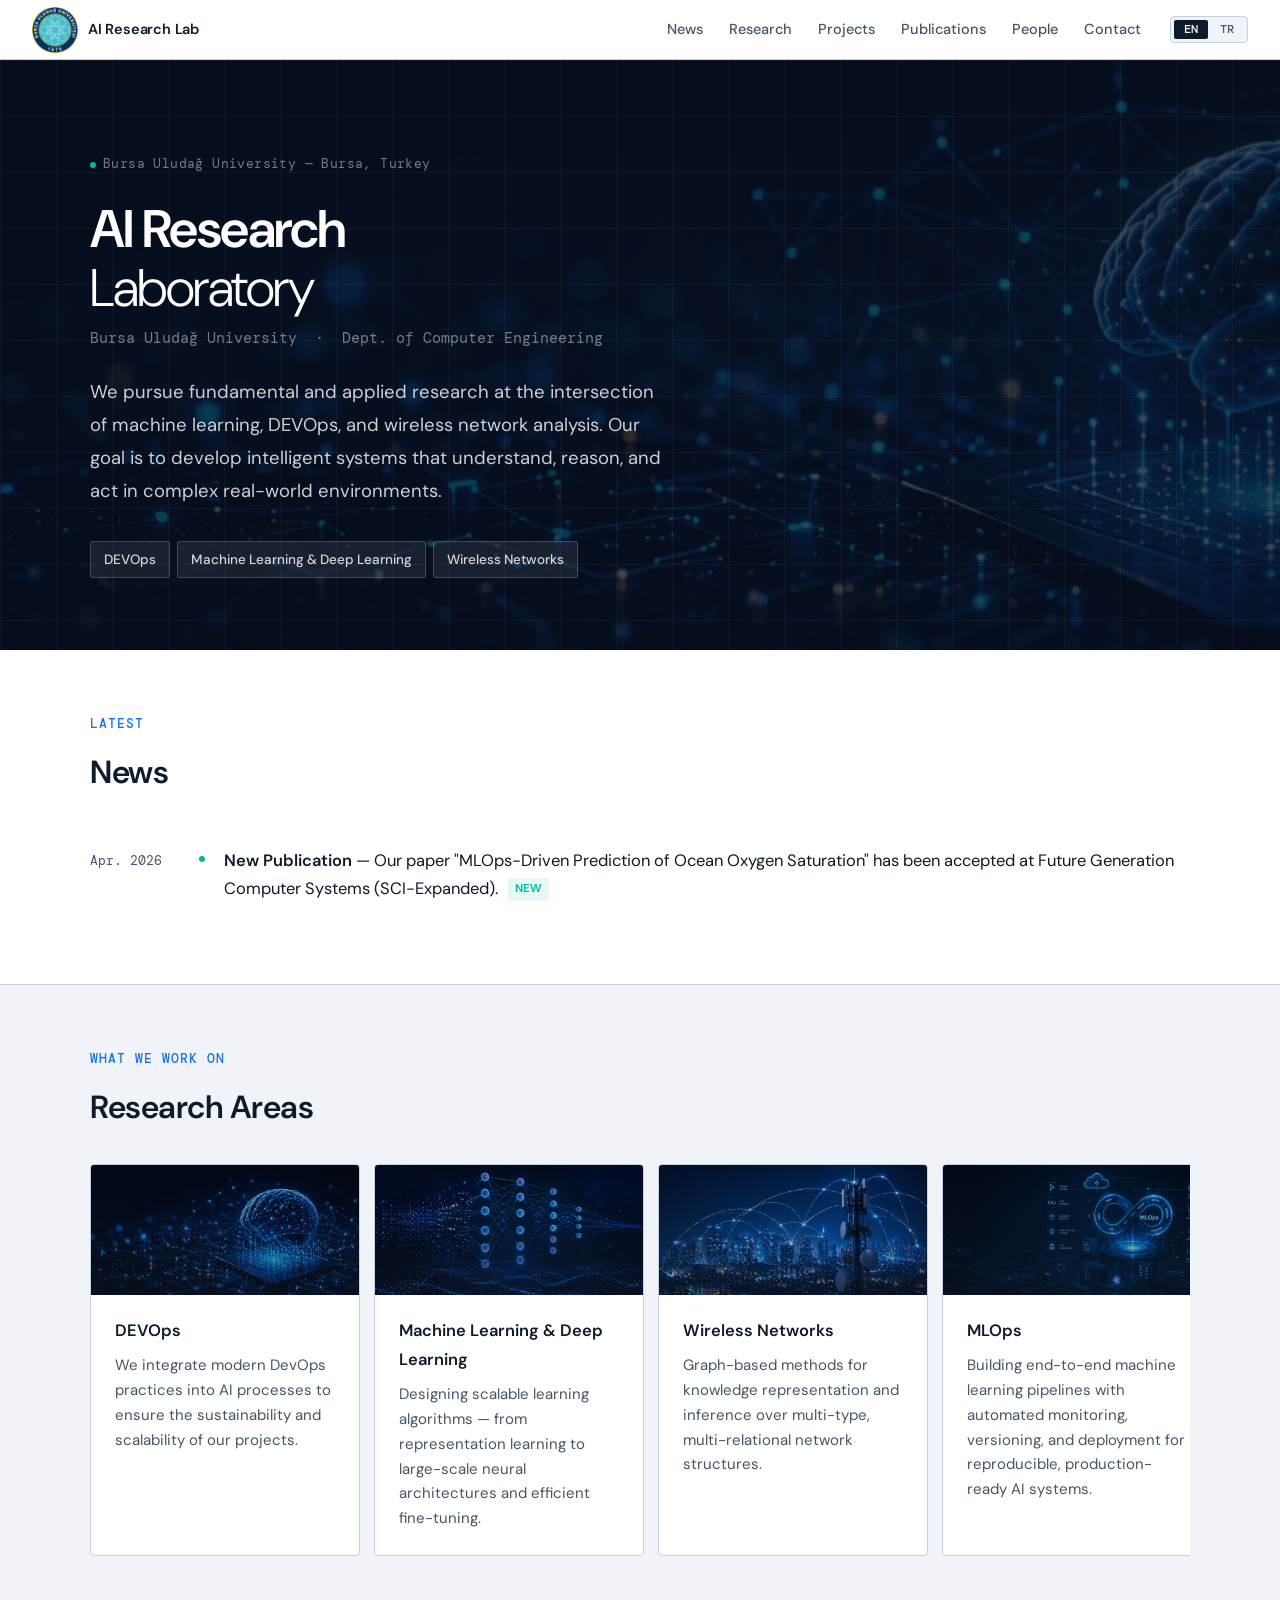
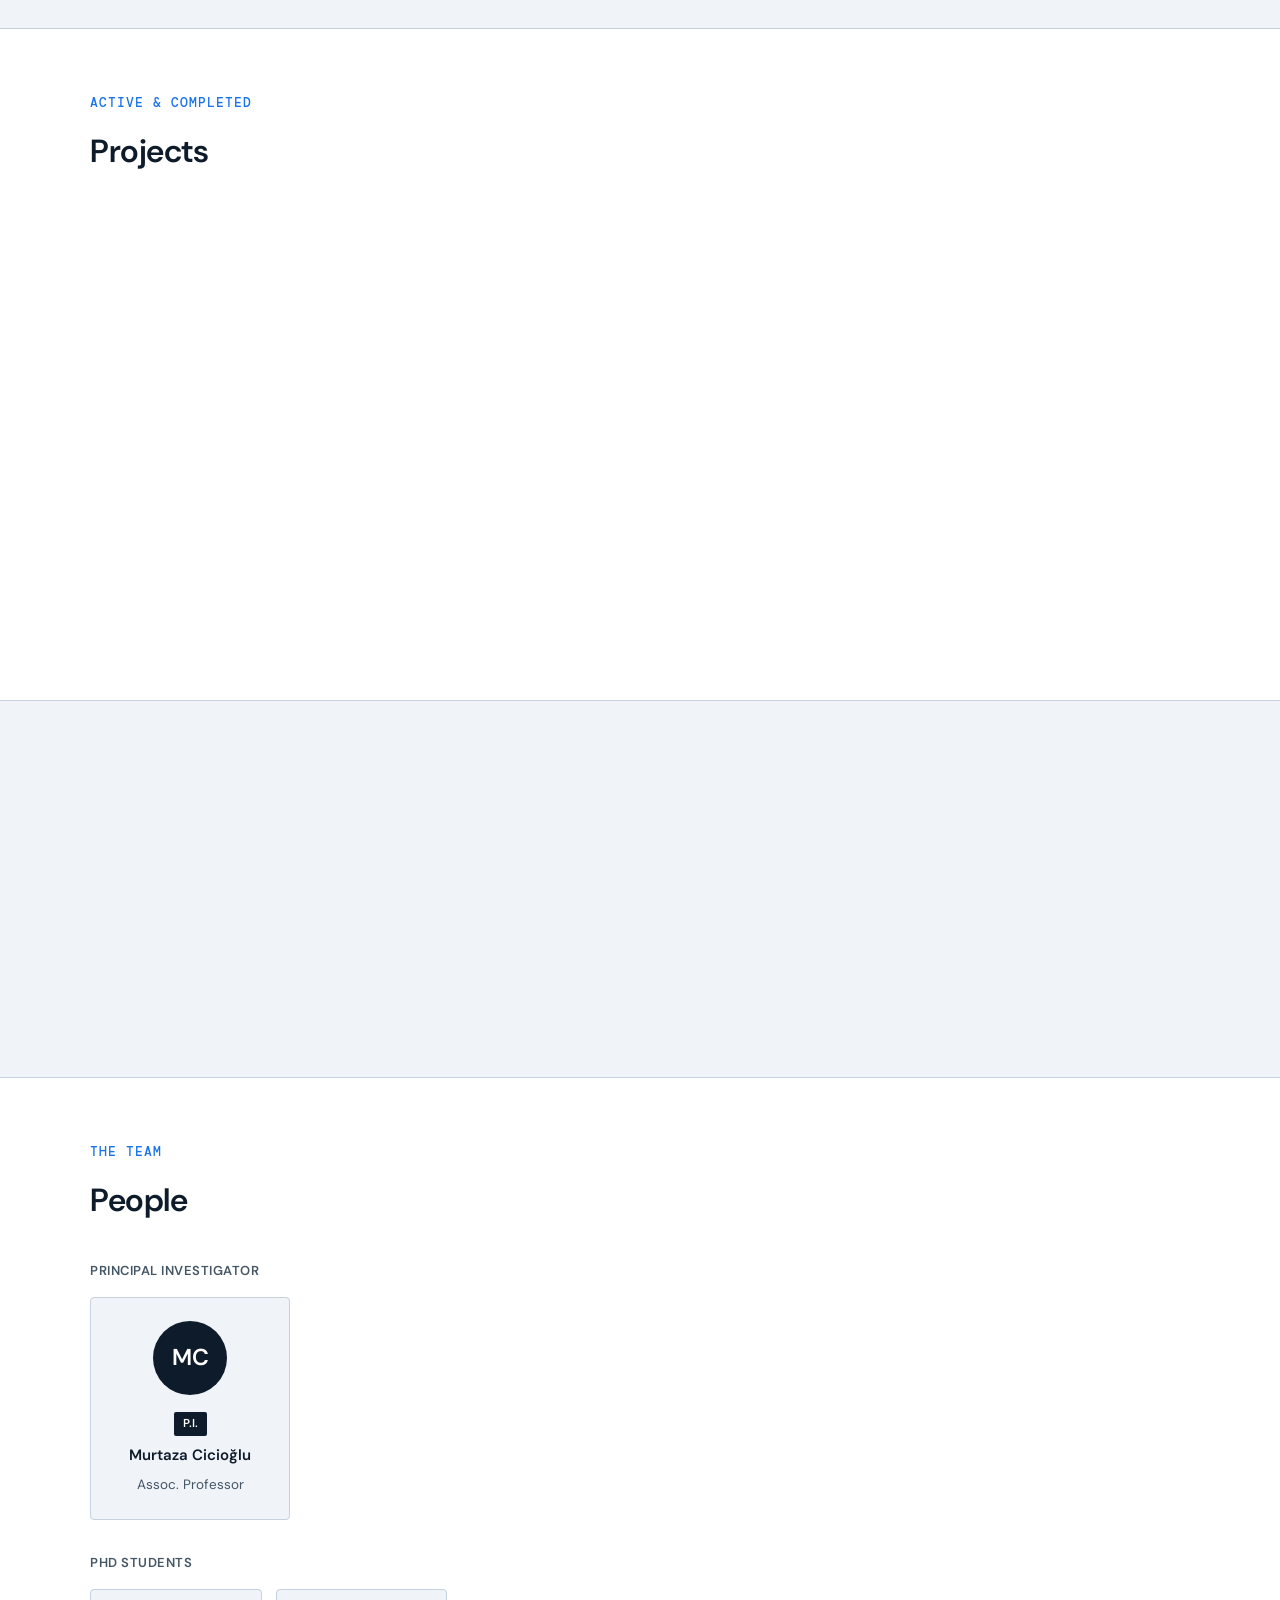
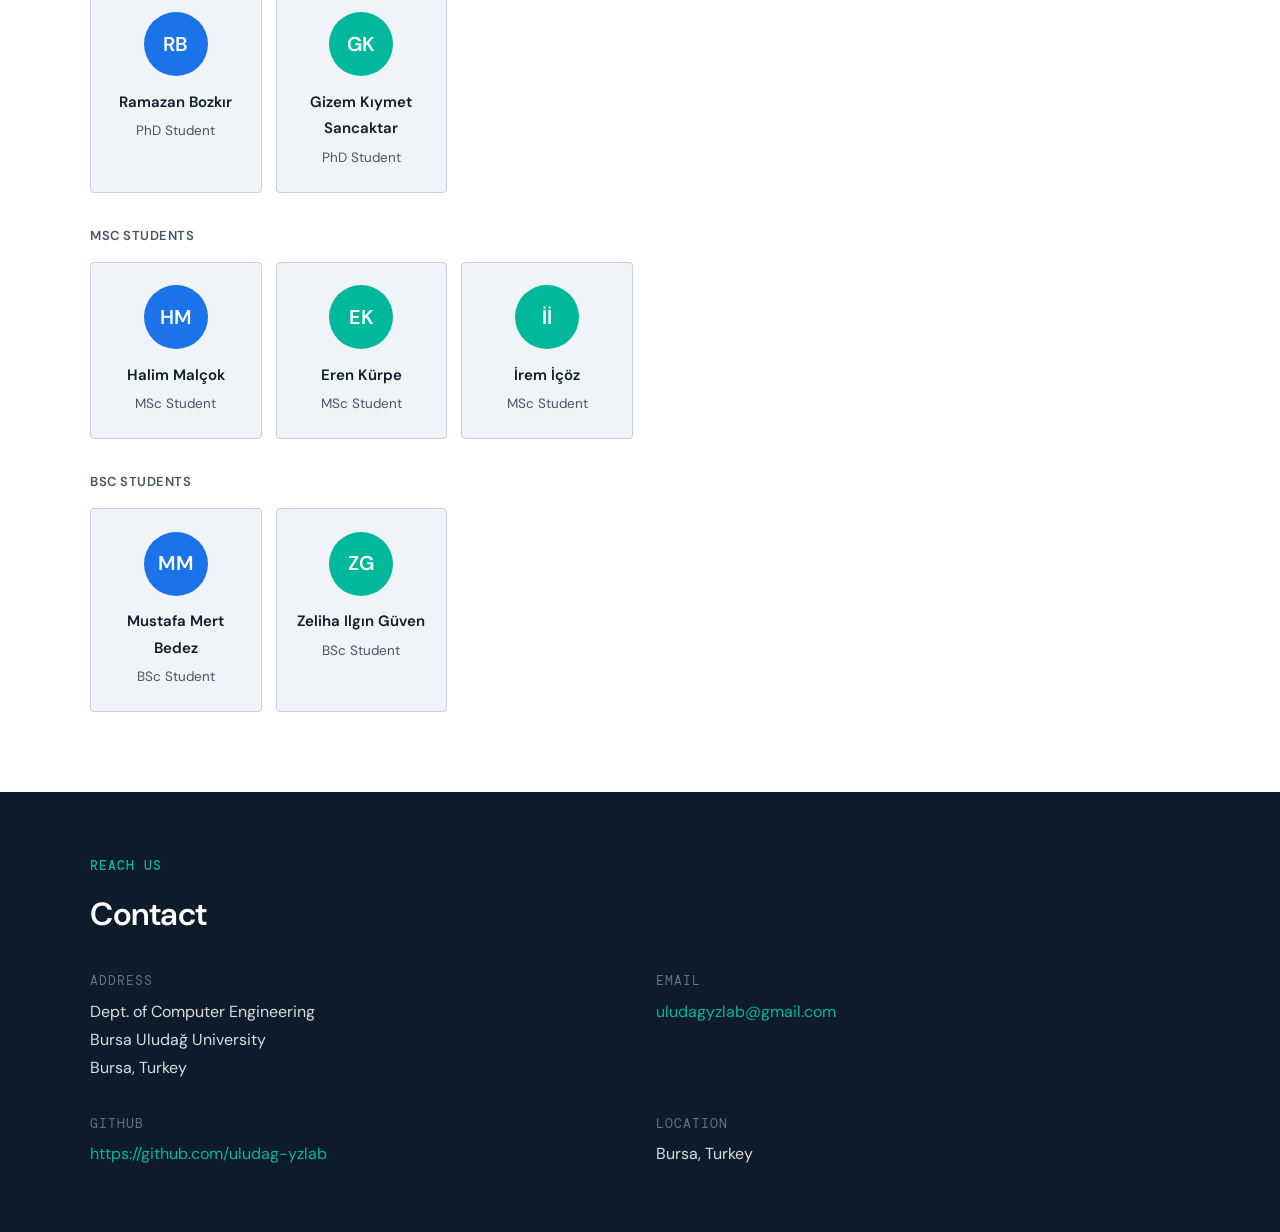
<file: index.html>
<!DOCTYPE html>
<html lang="en">
<head>
  <meta charset="UTF-8" />
  <meta name="viewport" content="width=device-width, initial-scale=1.0"/>
  <title>UAIRL — Uludağ University AI Research Lab</title>
  <link href="https://fonts.googleapis.com/css2?family=DM+Sans:ital,wght@0,300;0,400;0,500;0,600;1,300&family=DM+Mono:wght@400;500&display=swap" rel="stylesheet"/>
  <link rel="stylesheet" href="style.css"/>
  <!-- Veri dosyaları — düzenlemek için sadece ilgili .js dosyasını aç -->
  <script src="data/i18n.js"></script>
  <script src="data/news.js"></script>
  <script src="data/people.js"></script>
  <script src="data/projects.js"></script>
  <style>
    /* ── HERO ──
       Arkaplan görseli: images/image_a.png
       Değiştirmek için: background-image satırını düzenle
       Kaldırmak için: background-image satırını sil (koyu lacivert kalır) */
    .hero {
      background-color: var(--navy);
      background-image: url('images/image_a.png');
      background-size: cover;
      background-position: center 40%;
      padding: 5.5rem 2rem 4.5rem;
      position: relative; overflow: hidden;
    }
    /* Koyu overlay — opaklığı artırırsan görsel azalır (0–1 arası) */
    .hero::before {
      content: ''; position: absolute; inset: 0;
      background: rgba(9, 18, 32, 0.76);
      pointer-events: none;
    }
    /* Izgara deseni */
    .hero::after {
      content: ''; position: absolute; inset: 0; z-index: 1;
      background-image:
        linear-gradient(rgba(255,255,255,.04) 1px, transparent 1px),
        linear-gradient(90deg, rgba(255,255,255,.04) 1px, transparent 1px);
      background-size: 56px 56px;
      pointer-events: none;
    }
    .hero-inner { max-width: var(--max-w); margin: 0 auto; position: relative; z-index: 2; }
    .hero-tag {
      display: inline-flex; align-items: center; gap: 7px;
      font-family: var(--mono); font-size: 12.5px; color: rgba(255,255,255,.45);
      margin-bottom: 1.5rem; letter-spacing: .4px;
    }
    .hero-tag-dot { width: 6px; height: 6px; background: var(--teal); border-radius: 50%; flex-shrink: 0; }
    .hero h1 { font-size: clamp(2.1rem, 4.5vw, 3.3rem); font-weight: 300; color: #fff; line-height: 1.12; letter-spacing: -1.5px; margin-bottom: .5rem; }
    .hero h1 strong { font-weight: 600; }
    .hero-sub { font-size: 14.5px; color: rgba(255,255,255,.45); font-family: var(--mono); margin-bottom: 1.5rem; }
    .hero p { font-size: 18.5px; color: rgba(255,255,255,.8); max-width: 580px; line-height: 1.8; margin-bottom: 2rem; }
    .hero-badges { display: flex; flex-wrap: wrap; gap: 7px; }
    .badge {
      font-size: 13.5px; font-weight: 500; padding: 6px 13px;
      border-radius: 3px; border: 1px solid rgba(255,255,255,.18);
      color: rgba(255,255,255,.82); background: rgba(255,255,255,.08);
    }

    /* ── SECTIONS ── */
    section { padding: 4rem 2rem; }
    .section-inner { max-width: var(--max-w); margin: 0 auto; }
    .section-label {
      font-family: var(--mono); font-size: 12.5px; font-weight: 500;
      color: var(--blue); letter-spacing: 1px; text-transform: uppercase; margin-bottom: .5rem;
    }
    .section-title { font-size: 2rem; font-weight: 600; color: var(--navy); letter-spacing: -.5px; margin-bottom: 1.8rem; }
    .divider { border: none; border-top: 1px solid var(--border); }

    /* ── NEWS ── */
    #news { background: var(--white); }
    .news-list { display: flex; flex-direction: column; }
    .news-item { display: flex; gap: 1.2rem; align-items: flex-start; padding: 1.15rem 0; border-bottom: 1px solid var(--border); }
    .news-item:last-child { border-bottom: none; }
    .news-date { font-family: var(--mono); font-size: 13px; color: var(--muted); min-width: 90px; padding-top: 3px; }
    .news-dot { width: 6px; height: 6px; border-radius: 50%; background: var(--teal); margin-top: 9px; flex-shrink: 0; }
    .news-text { font-size: 16.5px; color: var(--text); line-height: 1.65; }
    .news-text strong { font-weight: 600; }
    .tag-new { display: inline-block; font-size: 11.5px; font-weight: 600; background: var(--teal-lt); color: var(--teal); padding: 2px 7px; border-radius: 2px; margin-left: 6px; vertical-align: middle; }

    /* ── RESEARCH ──
       Kart görselleri: image_b → DEVOps, image_d → ML, image_c → Wireless, images_e → MLOps
       Değiştirmek için style içindeki url('...') kısmını düzenle
       Kaldırmak için <div class="rc-thumb"> satırını tamamen sil */
    #research { background: var(--bg); }
    .research-grid {
      display: flex;
      gap: 14px;
      overflow-x: auto;
      scroll-snap-type: x mandatory;
      -webkit-overflow-scrolling: touch;
      padding-bottom: 8px;
    }
    .research-grid::-webkit-scrollbar { height: 5px; }
    .research-grid::-webkit-scrollbar-track { background: var(--border); border-radius: 99px; }
    .research-grid::-webkit-scrollbar-thumb { background: var(--muted); border-radius: 99px; }
    .research-card { flex: 0 0 270px; scroll-snap-align: start; background: var(--white); border: 1px solid var(--border); border-radius: var(--radius); overflow: hidden; transition: box-shadow .2s, transform .2s; }
    .research-card:hover { box-shadow: 0 4px 18px rgba(13,27,42,.09); transform: translateY(-2px); }
    .rc-thumb { height: 130px; background-size: cover; background-position: center; position: relative; }
    .rc-thumb::after { content: ''; position: absolute; inset: 0; background: linear-gradient(to bottom, rgba(13,27,42,.15), rgba(13,27,42,.55)); }
    .rc-body { padding: 1.4rem 1.5rem 1.5rem; }
    .rc-body h3 { font-size: 16.5px; font-weight: 600; margin-bottom: .45rem; color: var(--navy); }
    .rc-body p  { font-size: 15px; color: var(--muted); line-height: 1.65; }

    /* ── PROJECTS ──
       Verisi: data/projects.js — yeni proje için o dosyayı düzenle */
    #projects { background: var(--white); }
    .projects-grid { display: grid; grid-template-columns: repeat(auto-fill, minmax(300px, 1fr)); gap: 16px; }
    .project-card { background: var(--bg); border: 1px solid var(--border); border-radius: var(--radius); overflow: hidden; text-decoration: none; display: flex; flex-direction: column; transition: box-shadow .2s, transform .2s; }
    .project-card:hover { box-shadow: 0 4px 18px rgba(13,27,42,.09); transform: translateY(-2px); }
    .project-thumb { height: 155px; display: flex; align-items: center; justify-content: center; position: relative; overflow: hidden; }
    .project-thumb-bg { position: absolute; inset: 0; display: flex; align-items: center; justify-content: center; font-size: 72px; opacity: .1; user-select: none; }
    .project-thumb-label { font-family: var(--mono); font-size: 12.5px; font-weight: 500; padding: 5px 11px; border-radius: var(--radius); z-index: 1; }
    .project-body { padding: 1.2rem 1.3rem 1.4rem; flex: 1; display: flex; flex-direction: column; gap: .5rem; }
    .project-type { font-family: var(--mono); font-size: 12px; font-weight: 500; color: var(--blue); letter-spacing: .6px; text-transform: uppercase; }
    .project-card h3 { font-size: 16px; font-weight: 600; color: var(--navy); line-height: 1.4; }
    .project-card p  { font-size: 15px; color: var(--muted); line-height: 1.65; flex: 1; }
    .project-footer { display: flex; align-items: center; justify-content: space-between; padding-top: .75rem; border-top: 1px solid var(--border); margin-top: auto; }
    .project-year  { font-family: var(--mono); font-size: 12.5px; color: var(--muted); }
    .project-arrow { width: 28px; height: 28px; border-radius: var(--radius); background: var(--navy); color: #fff; display: flex; align-items: center; justify-content: center; font-size: 13px; transition: background .15s; }
    .project-card:hover .project-arrow { background: var(--blue); }
    .projects-empty { font-size: 15px; color: var(--muted); }

    /* ── PUBLICATIONS ── */
    #publications { background: var(--bg); }
    .pub-list { display: flex; flex-direction: column; gap: 12px; }
    .pub-item { background: var(--white); border: 1px solid var(--border); border-radius: var(--radius); padding: 1.2rem 1.4rem; display: flex; gap: 1.2rem; align-items: flex-start; }
    .pub-year { font-family: var(--mono); font-size: 13.5px; color: var(--muted); min-width: 42px; padding-top: 2px; }
    .pub-title { font-size: 16px; font-weight: 500; color: var(--navy); margin-bottom: 5px; }
    .pub-authors { font-size: 14px; color: var(--muted); margin-bottom: 6px; }
    .pub-venue { display: inline-block; font-size: 13px; font-weight: 500; background: var(--blue-lt); color: var(--blue); padding: 2px 9px; border-radius: 2px; }
    .pub-doi { display: inline-block; font-size: 13px; font-weight: 500; font-family: var(--mono); color: var(--muted); text-decoration: none; margin-left: 10px; transition: color .15s; }
    .pub-doi:hover { color: var(--blue); }

    /* ── PROJECT OVERLAY — JS tarafından açılır/kapanır ──
       Proje içeriği projects/{id}/content.html'den yüklenir  */
    #projectOverlay {
      display: none; position: fixed;
      top: 60px; left: 0; right: 0; bottom: 0;
      z-index: 50; background: var(--bg); overflow-y: auto;
    }
    /* Proje detay hero */
    .proj-hero {
      background: linear-gradient(135deg, #0d1b2a, #162032);
      padding: 3rem 2rem 2.5rem; position: relative; overflow: hidden;
    }
    .proj-hero::before {
      content: ''; position: absolute; inset: 0;
      background-image:
        linear-gradient(rgba(255,255,255,.04) 1px, transparent 1px),
        linear-gradient(90deg, rgba(255,255,255,.04) 1px, transparent 1px);
      background-size: 56px 56px; pointer-events: none;
    }
    .proj-hero-inner { max-width: var(--max-w); margin: 0 auto; position: relative; }
    .proj-back-btn {
      display: inline-flex; align-items: center; gap: 7px;
      font-size: 14px; color: rgba(255,255,255,.55); background: none; border: none;
      cursor: pointer; padding: 0; margin-bottom: 1.5rem;
      font-family: var(--font); transition: color .15s;
    }
    .proj-back-btn:hover { color: #fff; }
    .proj-hero h2 { font-size: clamp(1.4rem, 3vw, 2rem); font-weight: 600; color: #fff; line-height: 1.25; letter-spacing: -0.3px; margin-bottom: 1.2rem; }
    .proj-meta-row { display: flex; flex-wrap: wrap; gap: 2rem; }
    .proj-meta-item { display: flex; flex-direction: column; gap: 4px; }
    .proj-meta-label { font-family: var(--mono); font-size: 11px; color: rgba(255,255,255,.4); letter-spacing: 1px; text-transform: uppercase; }
    .proj-meta-value { font-size: 15px; color: rgba(255,255,255,.88); }
    /* Proje detay içerik */
    .proj-body { max-width: var(--max-w); margin: 0 auto; padding: 3rem 2rem; }
    .proj-summary-label { font-family: var(--mono); font-size: 12.5px; font-weight: 500; color: var(--blue); letter-spacing: 1px; text-transform: uppercase; margin-bottom: .6rem; }
    .proj-summary-text { font-size: 17px; color: var(--text); line-height: 1.85; }

    /* ── PEOPLE ── */
    #people { background: var(--white); }
    .people-grid { display: grid; grid-template-columns: repeat(auto-fill, minmax(160px, 1fr)); gap: 14px; margin-bottom: 1rem; }
    .person-card {
      background: var(--bg); border: 1px solid var(--border); border-radius: var(--radius);
      padding: 1.4rem 1rem; text-align: center; cursor: pointer;
      transition: box-shadow .2s, transform .2s, border-color .2s;
    }
    .person-card:hover { box-shadow: 0 4px 18px rgba(13,27,42,.1); transform: translateY(-2px); border-color: var(--blue); }
    .person-avatar { width: 64px; height: 64px; border-radius: 50%; margin: 0 auto .8rem; display: flex; align-items: center; justify-content: center; font-size: 20px; font-weight: 600; color: #fff; overflow: hidden; }
    .person-avatar img { width: 100%; height: 100%; object-fit: cover; border-radius: 50%; display: block; }
    .person-card h4 { font-size: 15px; font-weight: 600; color: var(--navy); margin-bottom: 4px; }
    .person-card p  { font-size: 13.5px; color: var(--muted); }
    .person-pi .person-avatar { width: 74px; height: 74px; font-size: 23px; }
    .pi-badge { font-size: 11.5px; font-weight: 600; background: var(--navy); color: #fff; padding: 2px 9px; border-radius: 2px; display: inline-block; margin-bottom: 6px; }
    .people-section-title { font-size: 13px; font-weight: 600; color: var(--muted); letter-spacing: .5px; text-transform: uppercase; margin: 2rem 0 .9rem; }
    /* PI grid — tek kart olduğu için genişliği sınırla */
    #piGrid { max-width: 200px; margin-bottom: 2rem; }

    /* ── KİŞİ MODAL ── */
    .person-modal-overlay {
      display: none; position: fixed; inset: 0; z-index: 200;
      background: rgba(9,18,32,.6); backdrop-filter: blur(5px);
      align-items: center; justify-content: center; padding: 1rem;
    }
    .person-modal-overlay.open { display: flex; }
    .person-modal {
      background: var(--white); border: 1px solid var(--border);
      border-radius: var(--radius); padding: 2rem;
      max-width: 380px; width: 100%; position: relative;
    }
    .person-modal-close {
      position: absolute; top: .9rem; right: .9rem;
      background: none; border: none; cursor: pointer;
      font-size: 18px; color: var(--muted); line-height: 1; padding: 5px;
      border-radius: 2px; transition: color .15s, background .15s;
    }
    .person-modal-close:hover { color: var(--text); background: var(--bg); }
    .person-modal-avatar { width: 88px; height: 88px; border-radius: 50%; margin: 0 auto 1.1rem; display: flex; align-items: center; justify-content: center; font-size: 28px; font-weight: 600; color: #fff; overflow: hidden; }
    .person-modal-avatar img { width: 100%; height: 100%; object-fit: cover; border-radius: 50%; display: block; }
    .person-modal-name { font-size: 19px; font-weight: 600; color: var(--navy); text-align: center; margin-bottom: 4px; }
    .person-modal-role { font-size: 13.5px; color: var(--muted); text-align: center; font-family: var(--mono); margin-bottom: 1.2rem; }
    .person-modal-bio  { font-size: 15px; color: var(--text); line-height: 1.7; margin-bottom: 1.2rem; }
    .person-modal-links { display: flex; flex-wrap: wrap; gap: 8px; justify-content: center; }
    .person-modal-link {
      display: inline-flex; align-items: center; gap: 6px;
      font-size: 13.5px; font-weight: 500; padding: 7px 14px;
      border-radius: var(--radius); border: 1px solid var(--border);
      color: var(--navy); text-decoration: none;
      transition: background .15s, border-color .15s, color .15s;
    }
    .person-modal-link:hover { background: var(--bg); border-color: var(--blue); color: var(--blue); }
    .person-modal-link svg { width: 15px; height: 15px; flex-shrink: 0; }

    /* ── CONTACT ── */
    #contact { background: var(--navy); color: rgba(255,255,255,.78); }
    #contact .section-label { color: var(--teal); }
    #contact .section-title { color: #fff; }
    .contact-grid { display: grid; grid-template-columns: 1fr 1fr; gap: 2rem; }
    .contact-item { display: flex; flex-direction: column; gap: 5px; }
    .contact-item label { font-size: 12.5px; font-family: var(--mono); color: rgba(255,255,255,.38); letter-spacing: 1px; text-transform: uppercase; }
    .contact-item span  { font-size: 16px; color: rgba(255,255,255,.85); }
    .contact-item a     { color: var(--teal); text-decoration: none; font-size: 16px; }

    /* ── RESPONSIVE ── */
    @media (max-width: 700px) {
      section { padding: 2.75rem 1.25rem; }
      .hero { padding: 3rem 1.25rem; }
      .contact-grid { grid-template-columns: 1fr; }
      #piGrid { max-width: 100%; }
    }
  </style>
</head>
<body>

<!-- shell.js nav'ı buraya enjekte eder -->
<script>window.SITE_BASE = '';</script>
<script src="components/shell.js"></script>

<!-- HERO -->
<header class="hero">
  <div class="hero-inner">
    <div class="hero-tag">
      <span class="hero-tag-dot"></span>
      Bursa Uludağ University — Bursa, Turkey
    </div>
    <h1><strong data-i18n="hero.title1">AI Research</strong><br><span data-i18n="hero.title2">Laboratory</span></h1>
    <div class="hero-sub">Bursa Uludağ University &nbsp;&middot;&nbsp; <span data-i18n="hero.dept">Dept. of Computer Engineering</span></div>
    <p data-i18n="hero.desc">We pursue fundamental and applied research at the intersection of machine learning, DEVOps, and wireless network analysis.</p>
    <div class="hero-badges">
      <span class="badge" data-i18n="hero.badge1">DEVOps</span>
      <span class="badge" data-i18n="hero.badge2">Machine Learning &amp; Deep Learning</span>
      <span class="badge" data-i18n="hero.badge3">Wireless Networks</span>
    </div>
  </div>
</header>

<!-- NEWS -->
<section id="news">
  <div class="section-inner">
    <div class="section-label reveal" data-i18n="news.label">Latest</div>
    <div class="section-title reveal" data-i18n="news.title">News</div>
    <div class="news-list reveal-stagger" id="newsList">
      <!-- data/news.js'den otomatik doldurulur -->
    </div>
  </div>
</section>

<hr class="divider"/>

<!-- RESEARCH
     Kart görselleri: image_b → DEVOps, image_d → ML, image_c → Wireless, images_e → MLOps
     Görsel değiştirmek için: style="background-image:url(...)" kısmını düzenle -->
<section id="research">
  <div class="section-inner">
    <div class="section-label reveal" data-i18n="research.label">What we work on</div>
    <div class="section-title reveal"  data-i18n="research.title">Research Areas</div>
    <div class="research-grid reveal-stagger">

      <div class="research-card">
        <div class="rc-thumb" style="background-image:url('images/image_b.png')"></div>
        <div class="rc-body">
          <h3 data-i18n="research.nlp.title">DEVOps</h3>
          <p  data-i18n="research.nlp.desc">We integrate modern DevOps practices into AI processes to ensure the sustainability and scalability of our projects.</p>
        </div>
      </div>

      <div class="research-card">
        <div class="rc-thumb" style="background-image:url('images/image_d.png')"></div>
        <div class="rc-body">
          <h3 data-i18n="research.ml.title">Machine Learning &amp; Deep Learning</h3>
          <p  data-i18n="research.ml.desc">Designing scalable learning algorithms — from representation learning to large-scale neural architectures and efficient fine-tuning.</p>
        </div>
      </div>

      <div class="research-card">
        <div class="rc-thumb" style="background-image:url('images/image_c.png')"></div>
        <div class="rc-body">
          <h3 data-i18n="research.net.title">Wireless Networks</h3>
          <p  data-i18n="research.net.desc">Graph-based methods for knowledge representation and inference over multi-type, multi-relational network structures.</p>
        </div>
      </div>

      <div class="research-card">
        <div class="rc-thumb" style="background-image:url('images/images_e.png')"></div>
        <div class="rc-body">
          <h3 data-i18n="research.mlops.title">MLOps</h3>
          <p  data-i18n="research.mlops.desc">Building end-to-end machine learning pipelines with automated monitoring, versioning, and deployment for reproducible, production-ready AI systems.</p>
        </div>
      </div>

    </div>
  </div>
</section>

<hr class="divider"/>

<!-- PROJECTS — data/projects.js'den otomatik doldurulur
     Yeni proje eklemek için o dosyayı düzenle -->
<section id="projects">
  <div class="section-inner">
    <div class="section-label reveal" data-i18n="projects.label">Active &amp; completed</div>
    <div class="section-title reveal"  data-i18n="projects.title">Projects</div>
    <div class="projects-grid reveal-stagger" id="projectsGrid">
      <!-- JS tarafından doldurulur -->
    </div>
  </div>
</section>

<hr class="divider"/>

<!-- PUBLICATIONS -->
<section id="publications">
  <div class="section-inner">
    <div class="section-label reveal" data-i18n="pub.label">Selected works</div>
    <div class="section-title reveal"  data-i18n="pub.title">Publications</div>
    <div class="pub-list reveal-stagger">

      <div class="pub-item">
        <span class="pub-year">2026</span>
        <div>
          <div class="pub-title">MLOps-Driven Prediction of Ocean Oxygen Saturation: Design and Practical Implementation</div>
          <div class="pub-authors">Bozkır R., Cicioğlu M., Çalhan A.</div>
          <span class="pub-venue">Future Generation Computer Systems (SCI-Expanded)</span>
          <a class="pub-doi" href="https://doi.org/10.1016/j.future.2026.108502" target="_blank" rel="noopener">DOI →</a>
        </div>
      </div>

    </div>
  </div>
</section>

<hr class="divider"/>

<!-- PEOPLE — data/people.js'den otomatik doldurulur
     Kişi bilgileri için people.js'i düzenle -->
<section id="people">
  <div class="section-inner">
    <div class="section-label reveal" data-i18n="people.label">The team</div>
    <div class="section-title reveal"  data-i18n="people.title">People</div>

    <div class="people-section-title" data-i18n="people.pi">Principal Investigator</div>
    <div class="people-grid reveal-stagger" id="piGrid"></div>

    <div class="people-section-title" data-i18n="people.phd">PhD Students</div>
    <div class="people-grid reveal-stagger" id="phdGrid"></div>

    <div class="people-section-title" data-i18n="people.msc">MSc Students</div>
    <div class="people-grid reveal-stagger" id="mscGrid"></div>

    <div class="people-section-title" data-i18n="people.bsc">BSc Students</div>
    <div class="people-grid reveal-stagger" id="bscGrid"></div>
  </div>
</section>

<!-- PROJECT OVERLAY — JS ile proje içeriği buraya yüklenir
     İçerik kaynağı: projects/{id}/content.html (sadece içerik, nav/footer yok) -->
<div id="projectOverlay">
  <div id="projectOverlayContent"></div>
</div>

<!-- KİŞİ MODAL — JS tarafından doldurulur -->
<div class="person-modal-overlay" id="personModalOverlay" role="dialog" aria-modal="true">
  <div class="person-modal" id="personModal">
    <button class="person-modal-close" id="personModalClose" aria-label="Close">✕</button>
    <div class="person-modal-avatar" id="modalAvatar"></div>
    <div class="person-modal-name"   id="modalName"></div>
    <div class="person-modal-role"   id="modalRole"></div>
    <div class="person-modal-bio"    id="modalBio"></div>
    <div class="person-modal-links"  id="modalLinks"></div>
  </div>
</div>

<!-- CONTACT -->
<section id="contact">
  <div class="section-inner">
    <div class="section-label" data-i18n="contact.label">Reach us</div>
    <div class="section-title" data-i18n="contact.title">Contact</div>
    <div class="contact-grid reveal-stagger">
      <div class="contact-item">
        <label data-i18n="contact.address">Address</label>
        <span><span data-i18n="people.dept_short">Dept. of Computer Engineering</span><br>Bursa Uludağ University<br>Bursa, Turkey</span>
      </div>
      <div class="contact-item">
        <label>Email</label>
        <a>uludagyzlab@gmail.com</a>
      </div>
      <div class="contact-item">
        <label>GitHub</label>
        <a>https://github.com/uludag-yzlab</a>
      </div>
      <div class="contact-item">
        <label data-i18n="contact.location">Location</label>
        <span>Bursa, Turkey</span>
      </div>
    </div>
  </div>
</section>

<!-- ════════════════════════════ JAVASCRIPT ════════════════════════════ -->
<script>

/* ══════════════════════════════════════════════════════════
   1. NEWS — data/news.js'den gelir. Yeni haber için news.js'i düzenle.
   ══════════════════════════════════════════════════════════ */
function renderNews(data, lang) {
  var container = document.getElementById('newsList');
  var newLabel  = lang === 'tr' ? 'YENİ' : 'NEW';
  container.innerHTML = data.map(function (item, i) {
    var loc    = item[lang];
    var newTag = (i === 0 && item.highlight)
      ? ' <span class="tag-new">' + newLabel + '</span>' : '';
    return '<div class="news-item">'
      + '<span class="news-date">' + item.date + '</span>'
      + '<div class="news-dot"></div>'
      + '<div class="news-text"><strong>' + loc.title + '</strong> — ' + loc.text + newTag + '</div>'
      + '</div>';
  }).join('');
}

/* ══════════════════════════════════════════════════════════
   2. PROJECTS — data/projects.js'den gelir. Yeni proje için o dosyayı düzenle.
   ══════════════════════════════════════════════════════════ */
function renderProjects(data, lang) {
  var grid = document.getElementById('projectsGrid');
  if (!data || data.length === 0) {
    grid.innerHTML = '<p class="projects-empty">' + (i18nData[lang]['projects.empty'] || 'No projects yet.') + '</p>';
    return;
  }
  grid.innerHTML = data.map(function (p) {
    var loc   = p[lang];
    var badge = p.badge
      ? '<span class="project-thumb-label" style="' + p.badgeStyle + '">' + p.badge + '</span>'
      : '';
    return '<a class="project-card" href="#project/' + p.id + '">'
      + '<div class="project-thumb" style="background:' + p.gradient + '">'
      + '<div class="project-thumb-bg">' + p.emoji + '</div>'
      + badge
      + '</div>'
      + '<div class="project-body">'
      + '<div class="project-type">' + p.type[lang] + '</div>'
      + '<h3>' + loc.title + '</h3>'
      + '<p>' + loc.desc + '</p>'
      + '<div class="project-footer">'
      + '<span class="project-year">' + p.year + '</span>'
      + '<div class="project-arrow">→</div>'
      + '</div></div></a>';
  }).join('');
}

/* ══════════════════════════════════════════════════════════
   3. PEOPLE — data/people.js'den gelir. Kişi bilgileri için people.js'i düzenle.
   ══════════════════════════════════════════════════════════ */
var personLookup = {};
try {
  [...peopleData.pi, ...peopleData.phd, ...peopleData.msc, ...peopleData.bsc].forEach(function (p) {
    personLookup[p.name] = p;
  });
} catch(e) { console.warn('people.js yüklenemedi:', e); }

function personCardHTML(person, lang, isPI) {
  var avatarInner = person.photo
    ? '<img src="' + person.photo + '" alt="' + person.name + '">'
    : person.initials;
  var avatarBg = person.photo ? '' : 'style="background:' + person.color + '"';
  var piLabel  = isPI ? '<span class="pi-badge">P.I.</span>' : '';
  return '<div class="person-card' + (isPI ? ' person-pi' : '') + '"'
    + ' data-person-name="' + person.name + '"'
    + ' role="button" tabindex="0" aria-label="' + person.name + '">'
    + '<div class="person-avatar" ' + avatarBg + '>' + avatarInner + '</div>'
    + piLabel
    + '<h4>' + person.name + '</h4>'
    + '<p>' + person.role[lang] + '</p>'
    + '</div>';
}

function renderPeople(lang) {
  document.getElementById('piGrid').innerHTML  = peopleData.pi.map(function (p) { return personCardHTML(p, lang, true);  }).join('');
  document.getElementById('phdGrid').innerHTML = peopleData.phd.map(function (p) { return personCardHTML(p, lang, false); }).join('');
  document.getElementById('mscGrid').innerHTML = peopleData.msc.map(function (p) { return personCardHTML(p, lang, false); }).join('');
  document.getElementById('bscGrid').innerHTML = peopleData.bsc.map(function (p) { return personCardHTML(p, lang, false); }).join('');

  document.querySelectorAll('.person-card[data-person-name]').forEach(function (card) {
    card.addEventListener('click',   function () { openPersonModal(card.dataset.personName); });
    card.addEventListener('keydown', function (e) { if (e.key === 'Enter') openPersonModal(card.dataset.personName); });
  });

  if (typeof observer !== 'undefined') {
    ['piGrid','phdGrid','mscGrid','bscGrid'].forEach(function (id) {
      var el = document.getElementById(id);
      el.classList.remove('visible');
      observer.observe(el);
    });
  }
}

/* ── Kişi modalını aç ─────────────────────────────────────── */
function openPersonModal(name) {
  var person = personLookup[name];
  if (!person) return;
  var lang = window.currentLang;

  var avatarEl = document.getElementById('modalAvatar');
  if (person.photo) {
    avatarEl.innerHTML = '<img src="' + person.photo + '" alt="' + person.name + '">';
    avatarEl.style.background = 'transparent';
  } else {
    avatarEl.textContent = person.initials;
    avatarEl.style.background = person.color;
  }

  document.getElementById('modalName').textContent = person.name;
  document.getElementById('modalRole').textContent = person.role[lang];

  var bio   = person.bio[lang];
  var bioEl = document.getElementById('modalBio');
  bioEl.textContent   = bio;
  bioEl.style.display = bio ? 'block' : 'none';

  /* Sadece null olmayan linkler gösterilir */
  var links = [];
  if (person.linkedin) links.push(
    '<a class="person-modal-link" href="' + person.linkedin + '" target="_blank" rel="noopener">'
    + '<svg viewBox="0 0 24 24" fill="currentColor"><path d="M16 8a6 6 0 0 1 6 6v7h-4v-7a2 2 0 0 0-4 0v7H10v-7a6 6 0 0 1 6-6z"/><rect x="2" y="9" width="4" height="12"/><circle cx="4" cy="4" r="2"/></svg>'
    + 'LinkedIn</a>'
  );
  if (person.scholar) links.push(
    '<a class="person-modal-link" href="' + person.scholar + '" target="_blank" rel="noopener">'
    + '<svg viewBox="0 0 24 24" fill="none" stroke="currentColor" stroke-width="2" stroke-linecap="round" stroke-linejoin="round"><path d="M22 10v6M2 10l10-5 10 5-10 5z"/><path d="M6 12v5c3 3 9 3 12 0v-5"/></svg>'
    + 'Google Scholar</a>'
  );
  if (person.email) links.push(
    '<a class="person-modal-link" href="mailto:' + person.email + '">'
    + '<svg viewBox="0 0 24 24" fill="none" stroke="currentColor" stroke-width="2" stroke-linecap="round" stroke-linejoin="round"><path d="M4 4h16c1.1 0 2 .9 2 2v12c0 1.1-.9 2-2 2H4c-1.1 0-2-.9-2-2V6c0-1.1.9-2 2-2z"/><polyline points="22,6 12,13 2,6"/></svg>'
    + 'Email</a>'
  );
  var linksEl = document.getElementById('modalLinks');
  linksEl.innerHTML   = links.join('');
  linksEl.style.display = links.length ? 'flex' : 'none';

  document.getElementById('personModalOverlay').classList.add('open');
  document.body.style.overflow = 'hidden';
}

function closePersonModal() {
  document.getElementById('personModalOverlay').classList.remove('open');
  document.body.style.overflow = '';
}
document.getElementById('personModalClose').addEventListener('click', closePersonModal);
document.getElementById('personModalOverlay').addEventListener('click', function (e) {
  if (e.target === e.currentTarget) closePersonModal();
});
document.addEventListener('keydown', function (e) {
  if (e.key === 'Escape') {
    if (document.getElementById('projectOverlay').style.display === 'block') closeProject();
    else closePersonModal();
  }
});

/* ══════════════════════════════════════════════════════════
   4. PROJECT OVERLAY — Hash değişince proje içeriği yüklenir.
      İçerik: projects/{id}/content.html (sadece içerik fragmanı)
      NOT: fetch() çalışmak için HTTP sunucu gerekir (file:// değil).
           GitHub Pages'te sorunsuz çalışır. Yerel geliştirme için
           "npx serve ." veya VS Code Live Server kullanın.
   ══════════════════════════════════════════════════════════ */
function showProjectOverlay(id) {
  var overlay = document.getElementById('projectOverlay');
  var content = document.getElementById('projectOverlayContent');
  overlay.style.display = 'block';
  overlay.scrollTop = 0;
  content.innerHTML = '<div style="padding:3rem 2rem;color:var(--muted)">Yükleniyor…</div>';

  fetch('projects/' + id + '/content.html')
    .then(function (r) {
      if (!r.ok) throw new Error('404');
      return r.text();
    })
    .then(function (html) {
      content.innerHTML = html;
      /* Proje-özel çevirileri i18nData'ya ekle, sonra dili uygula */
      var i18nTag = content.querySelector('#proj-i18n');
      if (i18nTag) {
        try {
          var extra = JSON.parse(i18nTag.textContent);
          Object.assign(i18nData.en, extra.en || {});
          Object.assign(i18nData.tr, extra.tr || {});
        } catch (e) {}
      }
      setLang(window.currentLang);
      overlay.scrollTop = 0;
    })
    .catch(function () {
      content.innerHTML = '<div style="padding:3rem 2rem">'
        + '<p style="color:var(--muted)">İçerik yüklenemedi. '
        + 'Lütfen siteyi bir HTTP sunucu üzerinden çalıştırın '
        + '(GitHub Pages veya <code>npx serve .</code>).</p></div>';
    });
}

function hideProjectOverlay() {
  document.getElementById('projectOverlay').style.display = 'none';
  document.getElementById('projectOverlayContent').innerHTML = '';
}

/* Geri butonu — content.html içinde onclick="closeProject()" ile çağrılır */
window.closeProject = function () {
  history.back();
};

/* Hash değişimini dinle — hem ilk yükleme hem de geri/ileri için */
function handleHash() {
  var hash = window.location.hash;
  if (hash.startsWith('#project/')) {
    showProjectOverlay(hash.slice(9)); /* '#project/'.length === 9 */
  } else {
    hideProjectOverlay();
  }
}
window.addEventListener('hashchange', handleHash);
/* handleHash() çağrısı observer tanımlandıktan SONRA yapılır (aşağıda) */

/* ══════════════════════════════════════════════════════════
   5. SCROLL REVEAL — observer burada tanımlanıyor
   ══════════════════════════════════════════════════════════ */
var observer = new IntersectionObserver(function (entries) {
  entries.forEach(function (e) {
    if (e.isIntersecting) { e.target.classList.add('visible'); observer.unobserve(e.target); }
  });
}, { threshold: 0.05 });

document.querySelectorAll('.reveal, .reveal-stagger').forEach(function (el) { observer.observe(el); });

/* ══════════════════════════════════════════════════════════
   6. INIT — dil kancasını bağla, setLang çağır, hash işle
      Sıralama kritik: observer → _onLangChange → setLang → handleHash
   ══════════════════════════════════════════════════════════ */
window._onLangChange = function (lang) {
  renderNews(newsData, lang);

  /* Projeleri render et, sonra observer'ı sıfırla */
  renderProjects(projectsData, lang);
  if (typeof observer !== 'undefined') {
    var pg = document.getElementById('projectsGrid');
    pg.classList.remove('visible');
    observer.observe(pg);
  }

  renderPeople(lang);
};

setLang(window.currentLang);

/* handleHash en sonda — observer ve _onLangChange hazır olduğunda */
handleHash();

</script>
</body>
</html>
</file>
<file: style.css>
/* ═══════════════════════════════════════════════════════════════
   UAIRL — Ortak Tasarım Değerleri (Design Tokens)
   ───────────────────────────────────────────────────────────────
   Renk, yazı boyutu ve temel stiller burada tanımlanır.
   Tüm sayfalarda geçerlidir. Değiştirmek için sadece bu dosyayı düzenleyin.
   ═══════════════════════════════════════════════════════════════ */

*, *::before, *::after { box-sizing: border-box; margin: 0; padding: 0; }

:root {
  /* ── Renkler ──────────────────────────────────────── */
  --navy:     #0d1b2a;   /* Koyu lacivert — başlıklar, nav, footer */
  --blue:     #1a73e8;   /* Ana vurgu rengi */
  --blue-lt:  #e8f1fd;   /* Açık mavi arka plan */
  --teal:     #00b89c;   /* İkincil vurgu */
  --teal-lt:  #e6f8f5;   /* Açık teal arka plan */

  --text:     #0d1b2a;   /* Ana yazı rengi */
  --muted:    #445666;   /* İkincil yazı rengi — koyu tutmak okunurluğu artırır */
  --border:   #c6d0de;   /* Kenarlık rengi */
  --bg:       #f0f3f8;   /* Sayfa arka planı */
  --white:    #ffffff;

  /* ── Şekil ───────────────────────────────────────── */
  --radius: 4px;         /* Köşe yuvarlaklığı — 0 = tam keskin, 8 = yumuşak */

  /* ── Yazı Tipleri ────────────────────────────────── */
  --font: 'DM Sans', sans-serif;
  --mono: 'DM Mono', monospace;

  /* ── Düzen ───────────────────────────────────────── */
  --max-w: 1100px;
}

html { scroll-behavior: smooth; }

body {
  font-family: var(--font);
  color: var(--text);
  background: var(--bg);
  font-size: 17px;       /* ← Ana yazı boyutu — buradan tüm sayfayı büyütebilirsin */
  line-height: 1.75;
}

/* ── NAV (ortak — tüm sayfalarda) ──────────────────────────── */
nav {
  position: sticky; top: 0; z-index: 100;
  background: rgba(255,255,255,0.94); backdrop-filter: blur(12px);
  border-bottom: 1px solid var(--border);
  display: flex; align-items: center; justify-content: space-between;
  padding: 0 2rem; height: 60px;
  transition: box-shadow 0.2s;
}
nav.scrolled { box-shadow: 0 1px 12px rgba(13,27,42,.08); }
.nav-brand { display: flex; align-items: center; gap: 10px; text-decoration: none; }
.nav-name  { font-size: 14.5px; font-weight: 600; color: var(--navy); letter-spacing: -0.2px; }
.nav-right { display: flex; align-items: center; gap: 0.25rem; }
.nav-links { display: flex; list-style: none; }
.nav-links a {
  display: block; padding: 0 13px; line-height: 60px;
  font-size: 14.5px; font-weight: 500; color: var(--muted); text-decoration: none;
  border-bottom: 2px solid transparent;
  transition: color 0.15s, border-color 0.15s;
}
.nav-links a:hover, .nav-links a.active { color: var(--blue); border-color: var(--blue); }

/* Dil butonu */
.lang-switch {
  display: flex; align-items: center;
  background: var(--bg); border: 1px solid var(--border);
  border-radius: var(--radius); padding: 3px; gap: 2px;
  margin-left: 0.75rem; flex-shrink: 0;
}
.lang-btn {
  font-family: var(--mono); font-size: 11.5px; font-weight: 500;
  padding: 4px 10px; border-radius: 2px; border: none;
  cursor: pointer; color: var(--muted); background: none;
  transition: background 0.15s, color 0.15s; line-height: 1;
}
.lang-btn.active { background: var(--navy); color: #fff; }
.lang-btn:not(.active):hover { background: var(--border); }

/* Hamburger */
.hamburger {
  display: none; flex-direction: column; justify-content: center;
  gap: 5px; width: 36px; height: 36px;
  background: none; border: none; cursor: pointer; padding: 4px; margin-left: 0.5rem;
}
.hamburger span {
  display: block; height: 2px; background: var(--navy); border-radius: 1px;
  transition: transform 0.25s, opacity 0.2s; transform-origin: center;
}
.hamburger.open span:nth-child(1) { transform: translateY(7px) rotate(45deg); }
.hamburger.open span:nth-child(2) { opacity: 0; }
.hamburger.open span:nth-child(3) { transform: translateY(-7px) rotate(-45deg); }

/* Mobil menü */
.mobile-menu {
  display: none; flex-direction: column;
  background: var(--white); border-bottom: 1px solid var(--border);
  padding: 0.5rem 1.5rem 1rem;
  position: sticky; top: 60px; z-index: 99;
}
.mobile-menu.open { display: flex; }
.mobile-menu a {
  font-size: 16px; font-weight: 500; color: var(--muted);
  text-decoration: none; padding: 0.65rem 0;
  border-bottom: 1px solid var(--border);
}
.mobile-menu a:last-of-type { border-bottom: none; }
.mobile-menu a:hover { color: var(--blue); }
.mobile-lang-row {
  display: flex; gap: 8px; padding: 0.75rem 0 0.3rem;
  border-top: 1px solid var(--border); margin-top: 0.3rem;
}

/* Scroll Reveal */
.reveal { opacity:0; transform:translateY(16px); transition:opacity .45s ease,transform .45s ease; }
.reveal.visible { opacity:1; transform:none; }
.reveal-stagger > * { opacity:0; transform:translateY(12px); transition:opacity .4s ease,transform .4s ease; }
.reveal-stagger.visible > *:nth-child(1){ opacity:1;transform:none;transition-delay:.04s }
.reveal-stagger.visible > *:nth-child(2){ opacity:1;transform:none;transition-delay:.10s }
.reveal-stagger.visible > *:nth-child(3){ opacity:1;transform:none;transition-delay:.16s }
.reveal-stagger.visible > *:nth-child(4){ opacity:1;transform:none;transition-delay:.22s }
.reveal-stagger.visible > *:nth-child(5){ opacity:1;transform:none;transition-delay:.28s }
.reveal-stagger.visible > *:nth-child(6){ opacity:1;transform:none;transition-delay:.34s }
.reveal-stagger.visible > *:nth-child(7){ opacity:1;transform:none;transition-delay:.40s }

/* Site footer (alt sayfalar) */
.site-footer-bar {
  background: var(--navy); padding: 2rem; text-align: center;
  font-size: 14px; color: rgba(255,255,255,.45);
}
.site-footer-bar a { color: var(--teal); text-decoration: none; }

/* ── Responsive nav ─────────────────────────────────────────── */
@media (max-width: 700px) {
  nav { padding: 0 1rem; }
  .nav-links  { display: none; }
  .lang-switch { display: none; }
  .hamburger  { display: flex; }
}
</file>
